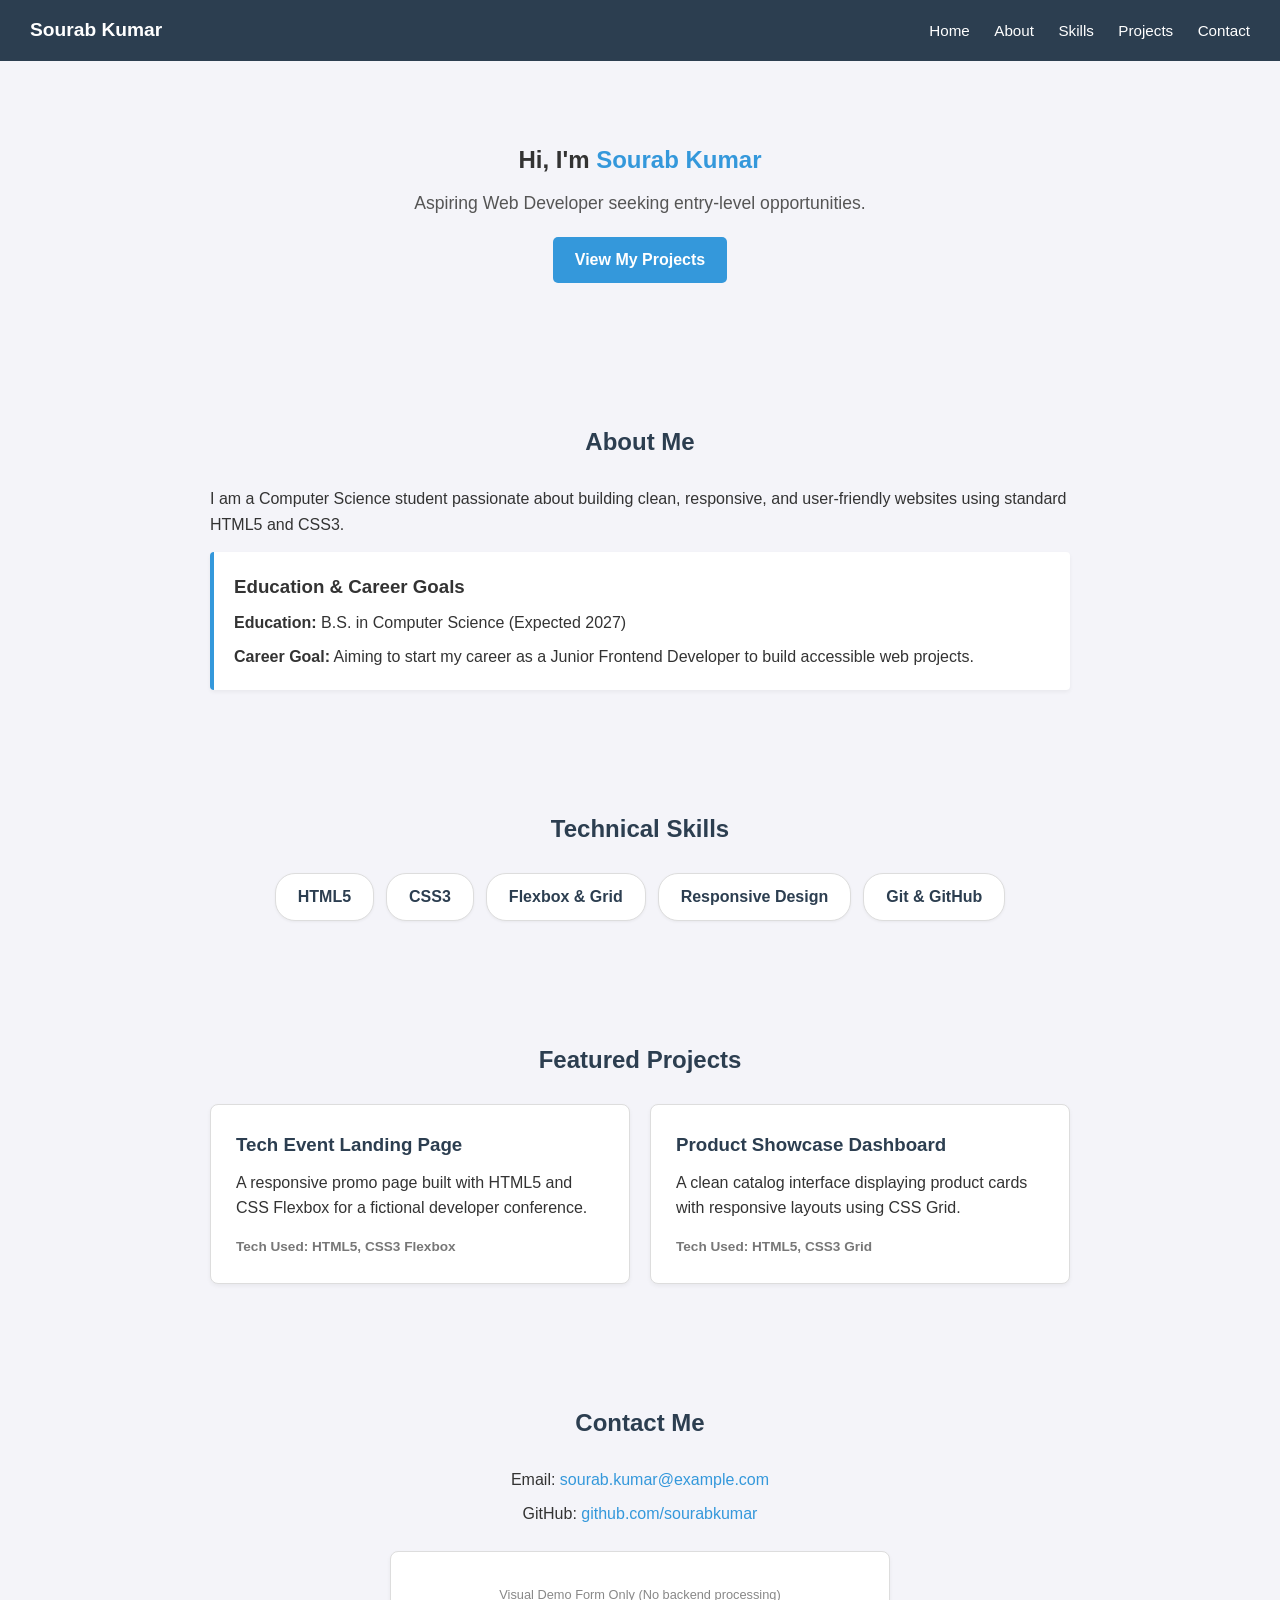
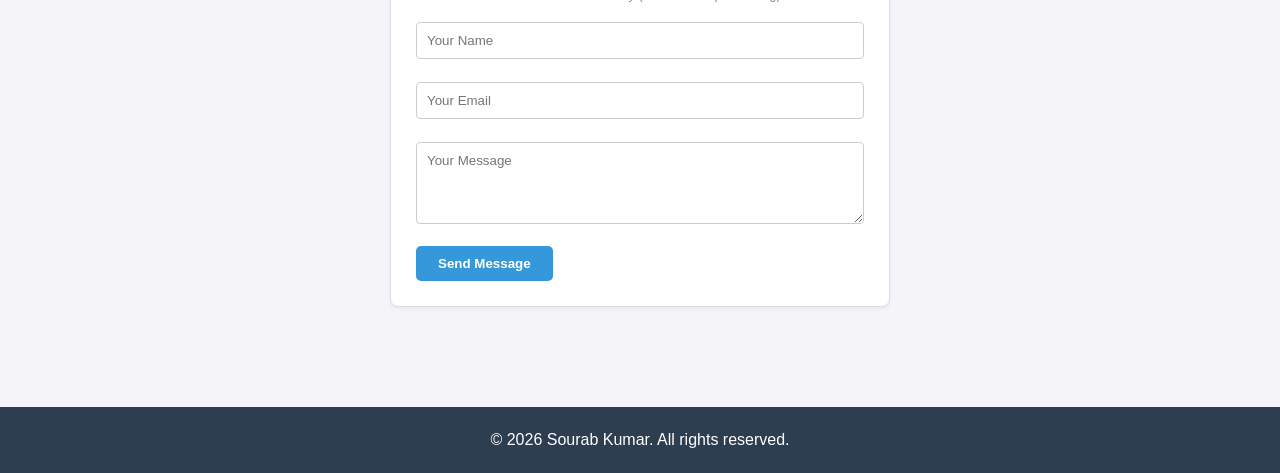
<file: Index.html>
<!DOCTYPE html>
<html lang="en">
<head>
    <meta charset="UTF-8">
    <meta name="viewport" content="width=device-width, initial-scale=1.0">
    <title>Sourab Kumar | Portfolio</title>
    <link rel="stylesheet" href="style.css">
</head>
<body>

    <!-- Header / Navigation -->
    <header>
        <div class="logo">Sourab Kumar</div>
        <nav>
            <a href="#home">Home</a>
            <a href="#about">About</a>
            <a href="#skills">Skills</a>
            <a href="#projects">Projects</a>
            <a href="#contact">Contact</a>
        </nav>
    </header>

    <main>
        <!-- Hero / Home Section -->
        <section id="home" class="hero">
            <h1>Hi, I'm <span>Sourab Kumar</span></h1>
            <p>Aspiring Web Developer seeking entry-level opportunities.</p>
            <a href="#projects" class="btn">View My Projects</a>
        </section>

        <!-- About Me Section -->
        <section id="about">
            <h2>About Me</h2>
            <p>I am a Computer Science student passionate about building clean, responsive, and user-friendly websites using standard HTML5 and CSS3.</p>
            <div class="about-card">
                <h3>Education & Career Goals</h3>
                <p><strong>Education:</strong> B.S. in Computer Science (Expected 2027)</p>
                <p><strong>Career Goal:</strong> Aiming to start my career as a Junior Frontend Developer to build accessible web projects.</p>
            </div>
        </section>

        <!-- Skills Section -->
        <section id="skills">
            <h2>Technical Skills</h2>
            <div class="skills-list">
                <div class="skill">HTML5</div>
                <div class="skill">CSS3</div>
                <div class="skill">Flexbox & Grid</div>
                <div class="skill">Responsive Design</div>
                <div class="skill">Git & GitHub</div>
            </div>
        </section>

        <!-- Projects Section -->
        <section id="projects">
            <h2>Featured Projects</h2>
            <div class="projects-grid">
                <article class="project-card">
                    <h3>Tech Event Landing Page</h3>
                    <p>A responsive promo page built with HTML5 and CSS Flexbox for a fictional developer conference.</p>
                    <p class="tech">Tech Used: HTML5, CSS3 Flexbox</p>
                </article>

                <article class="project-card">
                    <h3>Product Showcase Dashboard</h3>
                    <p>A clean catalog interface displaying product cards with responsive layouts using CSS Grid.</p>
                    <p class="tech">Tech Used: HTML5, CSS3 Grid</p>
                </article>
            </div>
        </section>

        <!-- Contact Section -->
        <section id="contact">
            <h2>Contact Me</h2>
            <p>Email: <a href="mailto:sourab.kumar@example.com">sourab.kumar@example.com</a></p>
            <p>GitHub: <a href="https://github.com/sourabkumar" target="_blank">github.com/sourabkumar</a></p>

            <form class="contact-form">
                <p class="demo-tag">Visual Demo Form Only (No backend processing)</p>
                <input type="text" placeholder="Your Name" required>
                <input type="email" placeholder="Your Email" required>
                <textarea placeholder="Your Message" rows="4" required></textarea>
                <button type="button" class="btn">Send Message</button>
            </form>
        </section>
    </main>

    <!-- Footer -->
    <footer>
        <p>&copy; 2026 Sourab Kumar. All rights reserved.</p>
    </footer>

</body>
</html>
</file>
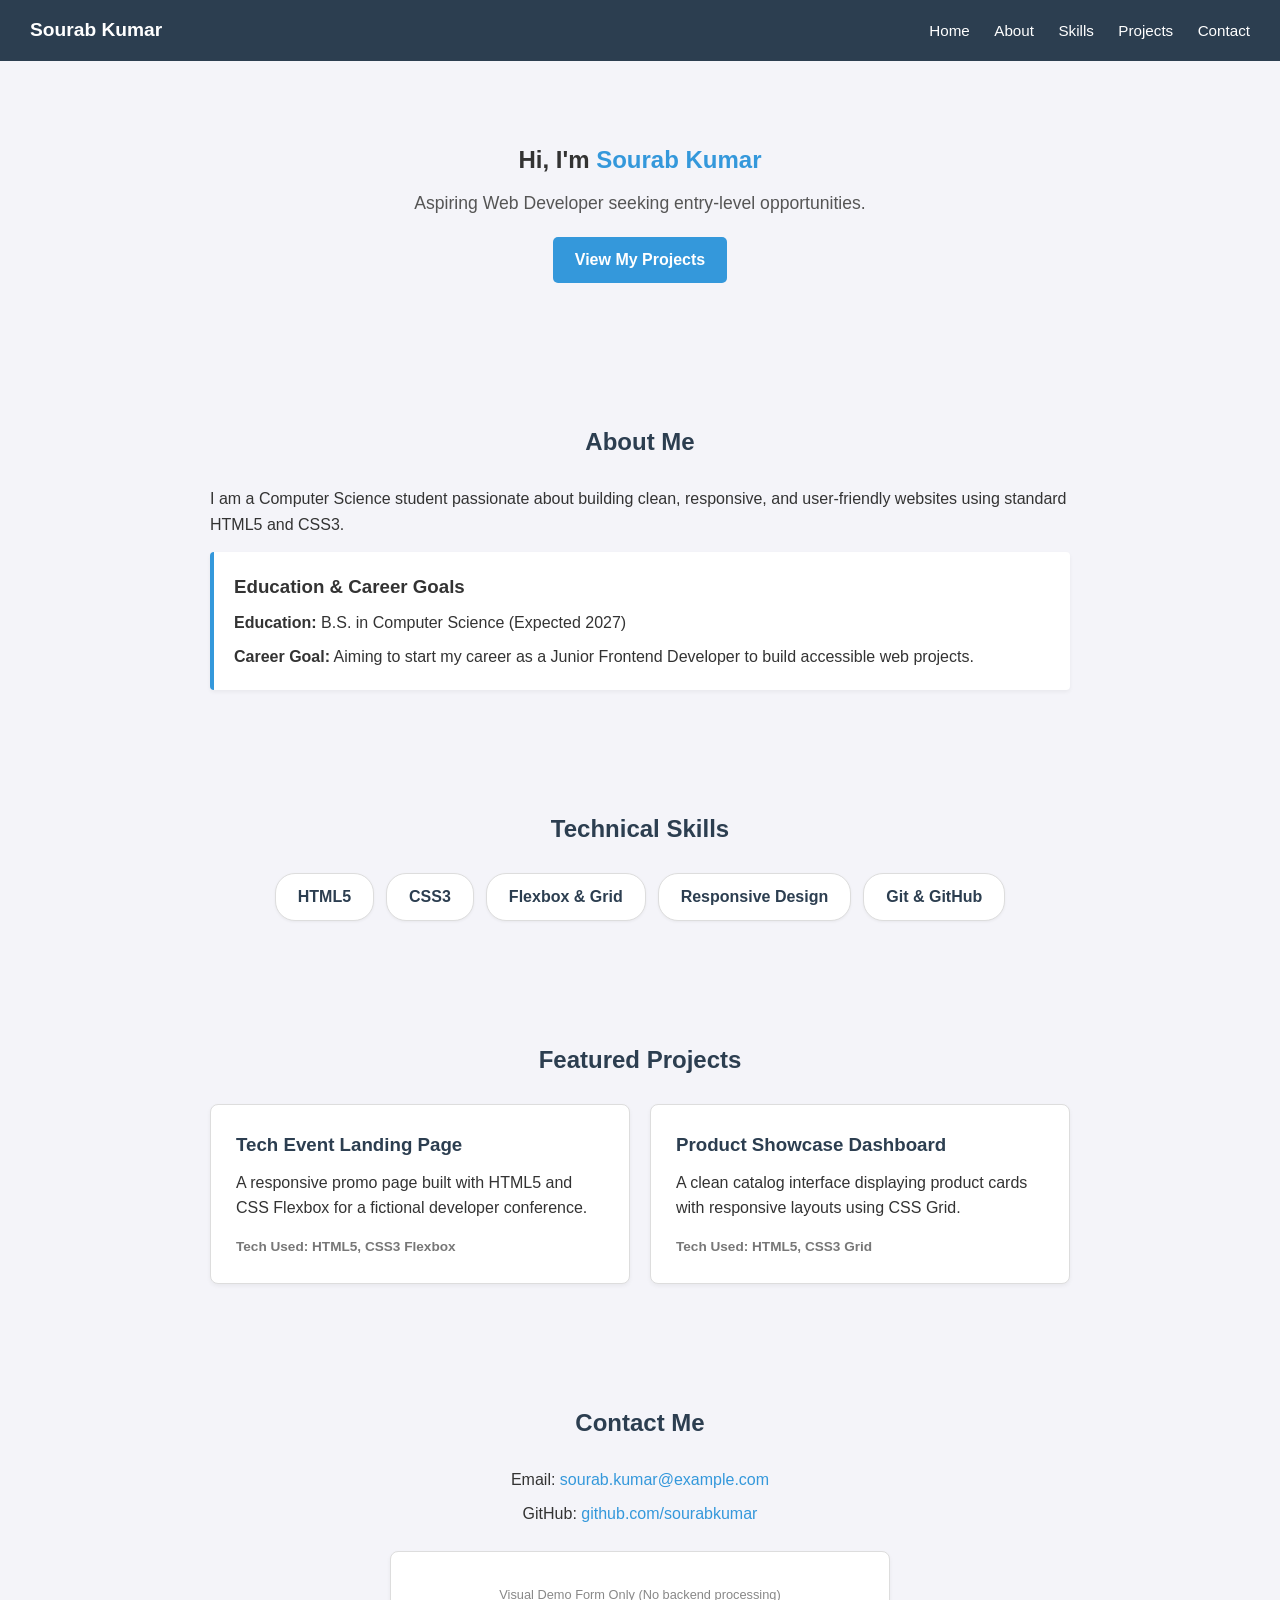
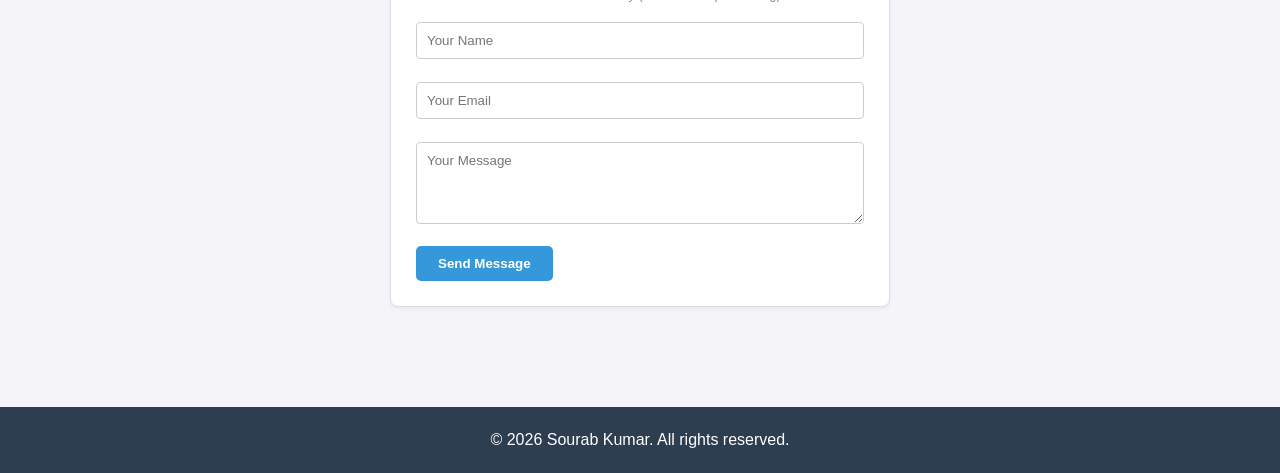
<file: index.html.html>
<!DOCTYPE html>
<html lang="en">
<head>
    <meta charset="UTF-8">
    <meta name="viewport" content="width=device-width, initial-scale=1.0">
    <title>Sourab Kumar | Portfolio</title>
    <link rel="stylesheet" href="style.css">
</head>
<body>

    <!-- Header / Navigation -->
    <header>
        <div class="logo">Sourab Kumar</div>
        <nav>
            <a href="#home">Home</a>
            <a href="#about">About</a>
            <a href="#skills">Skills</a>
            <a href="#projects">Projects</a>
            <a href="#contact">Contact</a>
        </nav>
    </header>

    <main>
        <!-- Hero / Home Section -->
        <section id="home" class="hero">
            <h1>Hi, I'm <span>Sourab Kumar</span></h1>
            <p>Aspiring Web Developer seeking entry-level opportunities.</p>
            <a href="#projects" class="btn">View My Projects</a>
        </section>

        <!-- About Me Section -->
        <section id="about">
            <h2>About Me</h2>
            <p>I am a Computer Science student passionate about building clean, responsive, and user-friendly websites using standard HTML5 and CSS3.</p>
            <div class="about-card">
                <h3>Education & Career Goals</h3>
                <p><strong>Education:</strong> B.S. in Computer Science (Expected 2027)</p>
                <p><strong>Career Goal:</strong> Aiming to start my career as a Junior Frontend Developer to build accessible web projects.</p>
            </div>
        </section>

        <!-- Skills Section -->
        <section id="skills">
            <h2>Technical Skills</h2>
            <div class="skills-list">
                <div class="skill">HTML5</div>
                <div class="skill">CSS3</div>
                <div class="skill">Flexbox & Grid</div>
                <div class="skill">Responsive Design</div>
                <div class="skill">Git & GitHub</div>
            </div>
        </section>

        <!-- Projects Section -->
        <section id="projects">
            <h2>Featured Projects</h2>
            <div class="projects-grid">
                <article class="project-card">
                    <h3>Tech Event Landing Page</h3>
                    <p>A responsive promo page built with HTML5 and CSS Flexbox for a fictional developer conference.</p>
                    <p class="tech">Tech Used: HTML5, CSS3 Flexbox</p>
                </article>

                <article class="project-card">
                    <h3>Product Showcase Dashboard</h3>
                    <p>A clean catalog interface displaying product cards with responsive layouts using CSS Grid.</p>
                    <p class="tech">Tech Used: HTML5, CSS3 Grid</p>
                </article>
            </div>
        </section>

        <!-- Contact Section -->
        <section id="contact">
            <h2>Contact Me</h2>
            <p>Email: <a href="mailto:sourab.kumar@example.com">sourab.kumar@example.com</a></p>
            <p>GitHub: <a href="https://github.com/sourabkumar" target="_blank">github.com/sourabkumar</a></p>

            <form class="contact-form">
                <p class="demo-tag">Visual Demo Form Only (No backend processing)</p>
                <input type="text" placeholder="Your Name" required>
                <input type="email" placeholder="Your Email" required>
                <textarea placeholder="Your Message" rows="4" required></textarea>
                <button type="button" class="btn">Send Message</button>
            </form>
        </section>
    </main>

    <!-- Footer -->
    <footer>
        <p>&copy; 2026 Sourab Kumar. All rights reserved.</p>
    </footer>

</body>
</html>
</file>
<file: style.css>
/* Reset & Base Styles */
* {
    margin: 0;
    padding: 0;
    box-sizing: border-box;
}

html {
    scroll-behavior: smooth;
}

body {
    font-family: Arial, sans-serif;
    line-height: 1.6;
    color: #333;
    background-color: #f4f4f9;
}

section {
    padding: 60px 20px;
    max-width: 900px;
    margin: 0 auto;
}

h2 {
    text-align: center;
    margin-bottom: 25px;
    color: #2c3e50;
}

/* Header & Navigation */
header {
    background: #2c3e50;
    color: #fff;
    padding: 15px 30px;
    display: flex;
    justify-content: space-between;
    align-items: center;
    position: sticky;
    top: 0;
    z-index: 100;
}

header .logo {
    font-weight: bold;
    font-size: 1.2rem;
}

nav a {
    color: #fff;
    text-decoration: none;
    margin-left: 20px;
    font-size: 0.95rem;
}

nav a:hover,
nav a:focus {
    color: #3498db;
}

/* Hero Section */
.hero {
    text-align: center;
    padding: 80px 20px;
}

.hero h1 span {
    color: #3498db;
}

.hero p {
    margin: 10px 0 20px;
    font-size: 1.1rem;
    color: #555;
}

.btn {
    display: inline-block;
    background: #3498db;
    color: #fff;
    padding: 10px 22px;
    text-decoration: none;
    border-radius: 5px;
    border: none;
    cursor: pointer;
    font-weight: bold;
}

.btn:hover,
.btn:focus {
    background: #2980b9;
}

/* About Section */
.about-card {
    background: #fff;
    padding: 20px;
    margin-top: 15px;
    border-left: 4px solid #3498db;
    border-radius: 4px;
    box-shadow: 0 2px 4px rgba(0,0,0,0.05);
}

.about-card p {
    margin-top: 8px;
}

/* Skills Section */
.skills-list {
    display: flex;
    flex-wrap: wrap;
    gap: 12px;
    justify-content: center;
}

.skill {
    background: #fff;
    padding: 10px 22px;
    border: 1px solid #ddd;
    border-radius: 20px;
    font-weight: bold;
    color: #2c3e50;
    box-shadow: 0 1px 3px rgba(0,0,0,0.05);
}

/* Projects Section */
.projects-grid {
    display: flex;
    gap: 20px;
    flex-wrap: wrap;
}

.project-card {
    background: #fff;
    padding: 25px;
    flex: 1 1 350px;
    border-radius: 8px;
    border: 1px solid #ddd;
    box-shadow: 0 2px 4px rgba(0,0,0,0.05);
}

.project-card h3 {
    color: #2c3e50;
    margin-bottom: 10px;
}

.tech {
    font-size: 0.85rem;
    color: #777;
    margin-top: 15px;
    font-weight: bold;
}

/* Contact Section */
#contact {
    text-align: center;
}

#contact p {
    margin: 8px 0;
}

#contact a {
    color: #3498db;
    text-decoration: none;
}

#contact a:hover {
    text-decoration: underline;
}

.contact-form {
    background: #fff;
    padding: 25px;
    margin: 25px auto 0;
    border-radius: 8px;
    max-width: 500px;
    border: 1px solid #ddd;
    text-align: left;
    box-shadow: 0 2px 4px rgba(0,0,0,0.05);
}

.demo-tag {
    font-size: 0.8rem;
    color: #888;
    text-align: center;
    margin-bottom: 10px;
}

.contact-form input,
.contact-form textarea {
    width: 100%;
    padding: 10px;
    margin: 8px 0 15px;
    border: 1px solid #ccc;
    border-radius: 4px;
    font-family: inherit;
}

.contact-form input:focus,
.contact-form textarea:focus {
    outline: none;
    border-color: #3498db;
}

/* Footer */
footer {
    text-align: center;
    background: #2c3e50;
    color: #fff;
    padding: 20px;
    margin-top: 40px;
}

/* Mobile Responsive Query */
@media (max-width: 600px) {
    header {
        flex-direction: column;
        gap: 10px;
        text-align: center;
    }

    nav a {
        margin: 0 8px;
    }

    .hero {
        padding: 50px 10px;
    }

    .projects-grid {
        flex-direction: column;
    }
}
</file>
